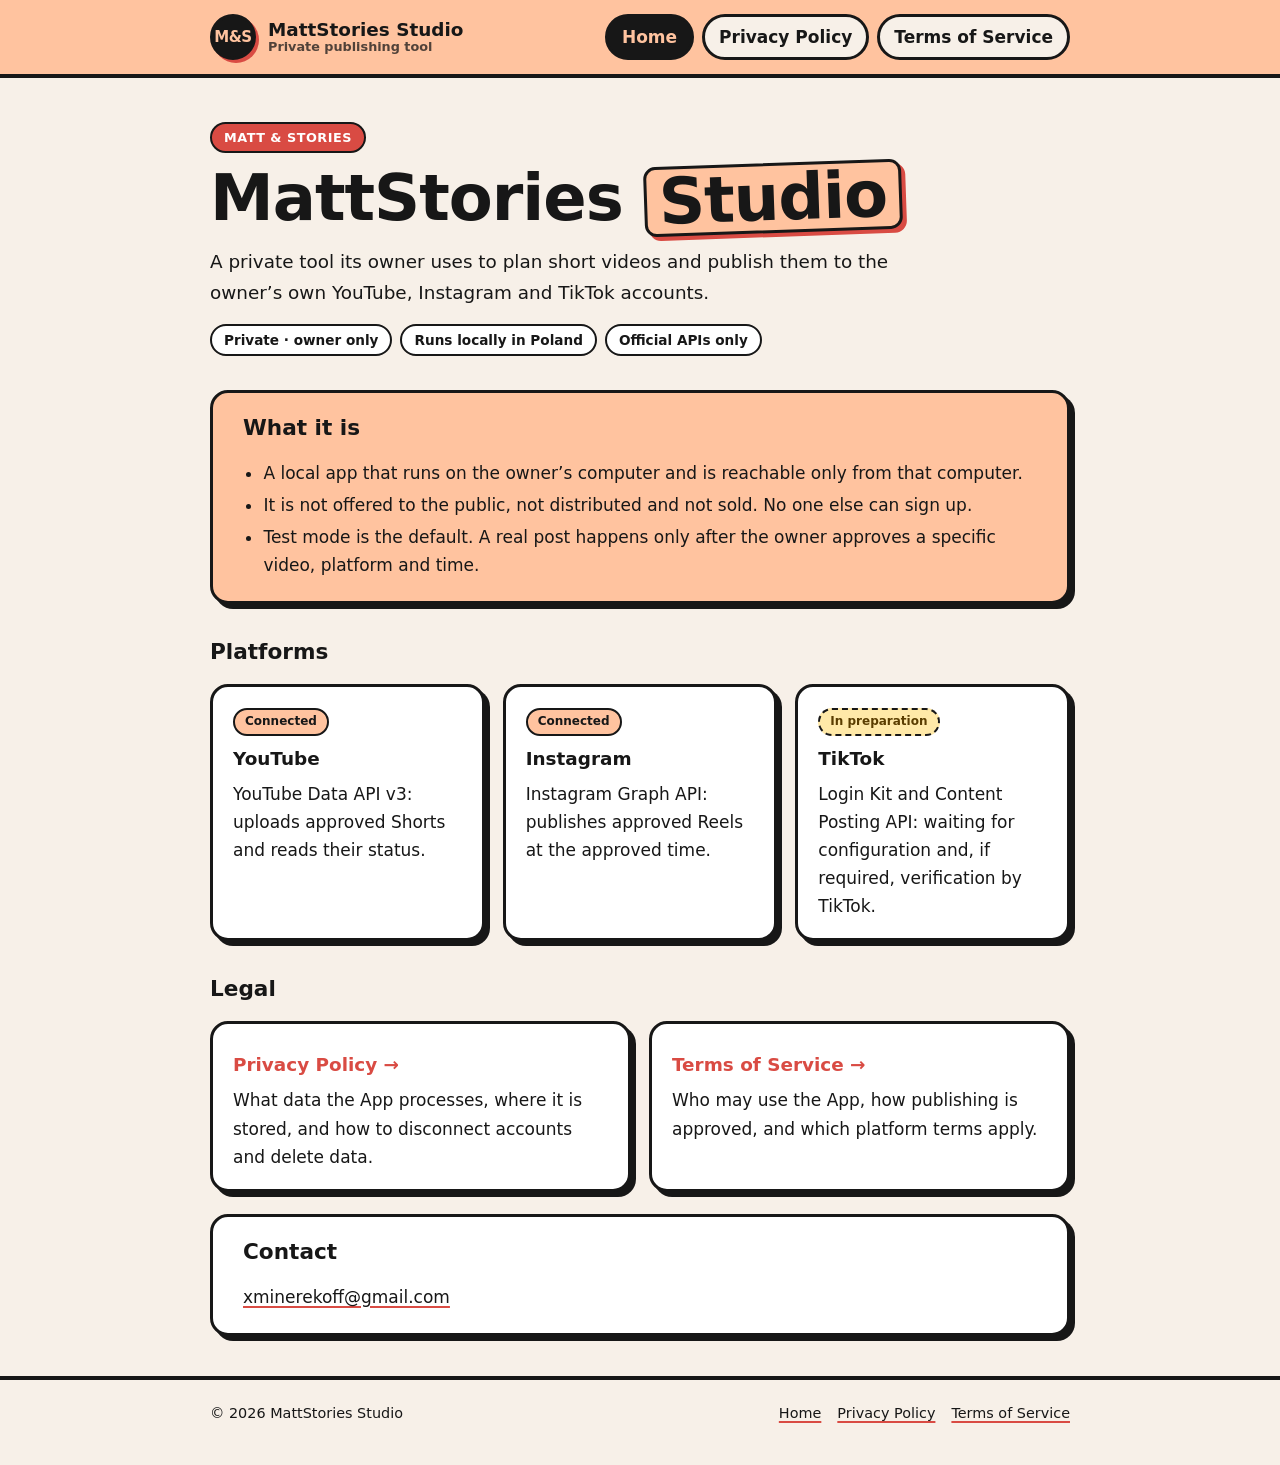
<file: index.html>
<!doctype html>
<html lang="en">
<head>
  <meta charset="utf-8">
  <meta name="viewport" content="width=device-width, initial-scale=1">
  <title>MattStories Studio</title>
  <meta name="description" content="MattStories Studio is a private local tool its owner uses to plan and publish short videos to their own YouTube, Instagram and TikTok accounts.">
  <meta name="robots" content="index, follow">
  <link rel="stylesheet" href="styles.css">
</head>
<body>
<header class="site-header">
  <div class="wrap">
    <a class="brand" href="index.html" aria-label="MattStories Studio – home">
      <span class="brand-mark" aria-hidden="true">M&amp;S</span>
      <span class="brand-name">MattStories Studio<small>Private publishing tool</small></span>
    </a>
    <nav class="site-nav" aria-label="Site">
      <a href="index.html" aria-current="page">Home</a>
      <a href="privacy.html">Privacy Policy</a>
      <a href="terms.html">Terms of Service</a>
    </nav>
  </div>
</header>

<main class="wrap" id="top">
  <section class="home-hero">
    <p class="eyebrow">Matt &amp; Stories</p>
    <h1>MattStories <span class="hl">Studio</span></h1>
    <p class="lead">A private tool its owner uses to plan short videos and publish them to the owner’s own
      YouTube, Instagram and TikTok accounts.</p>
    <ul class="meta">
      <li>Private · owner only</li>
      <li>Runs locally in Poland</li>
      <li>Official APIs only</li>
    </ul>
  </section>

  <section class="panel summary" aria-labelledby="what">
    <h2 id="what">What it is</h2>
    <ul>
      <li>A local app that runs on the owner’s computer and is reachable only from that computer.</li>
      <li>It is not offered to the public, not distributed and not sold. No one else can sign up.</li>
      <li>Test mode is the default. A real post happens only after the owner approves a specific video, platform and
        time.</li>
    </ul>
  </section>

  <section aria-labelledby="platforms">
    <h2 id="platforms" class="section-title">Platforms</h2>
    <div class="card-grid">
      <div class="card">
        <span class="pill">Connected</span>
        <h3>YouTube</h3>
        <p>YouTube Data API v3: uploads approved Shorts and reads their status.</p>
      </div>
      <div class="card">
        <span class="pill">Connected</span>
        <h3>Instagram</h3>
        <p>Instagram Graph API: publishes approved Reels at the approved time.</p>
      </div>
      <div class="card">
        <span class="pill pill-wait">In preparation</span>
        <h3>TikTok</h3>
        <p>Login Kit and Content Posting API: waiting for configuration and, if required, verification by
          TikTok.</p>
      </div>
    </div>
  </section>

  <section aria-labelledby="legal">
    <h2 id="legal" class="section-title">Legal</h2>
    <div class="card-grid card-grid-2">
      <a class="card card-link" href="privacy.html">
        <h3>Privacy Policy →</h3>
        <p>What data the App processes, where it is stored, and how to disconnect accounts and delete data.</p>
      </a>
      <a class="card card-link" href="terms.html">
        <h3>Terms of Service →</h3>
        <p>Who may use the App, how publishing is approved, and which platform terms apply.</p>
      </a>
    </div>
  </section>

  <section class="panel" aria-labelledby="contact">
    <h2 id="contact">Contact</h2>
    <p><a href="mailto:xminerekoff@gmail.com">xminerekoff@gmail.com</a></p>
  </section>
</main>

<footer class="site-footer">
  <div class="wrap">
    <span>© 2026 MattStories Studio</span>
    <nav aria-label="Footer">
      <a href="index.html" aria-current="page">Home</a>
      <a href="privacy.html">Privacy Policy</a>
      <a href="terms.html">Terms of Service</a>
    </nav>
  </div>
</footer>
</body>
</html>
</file>
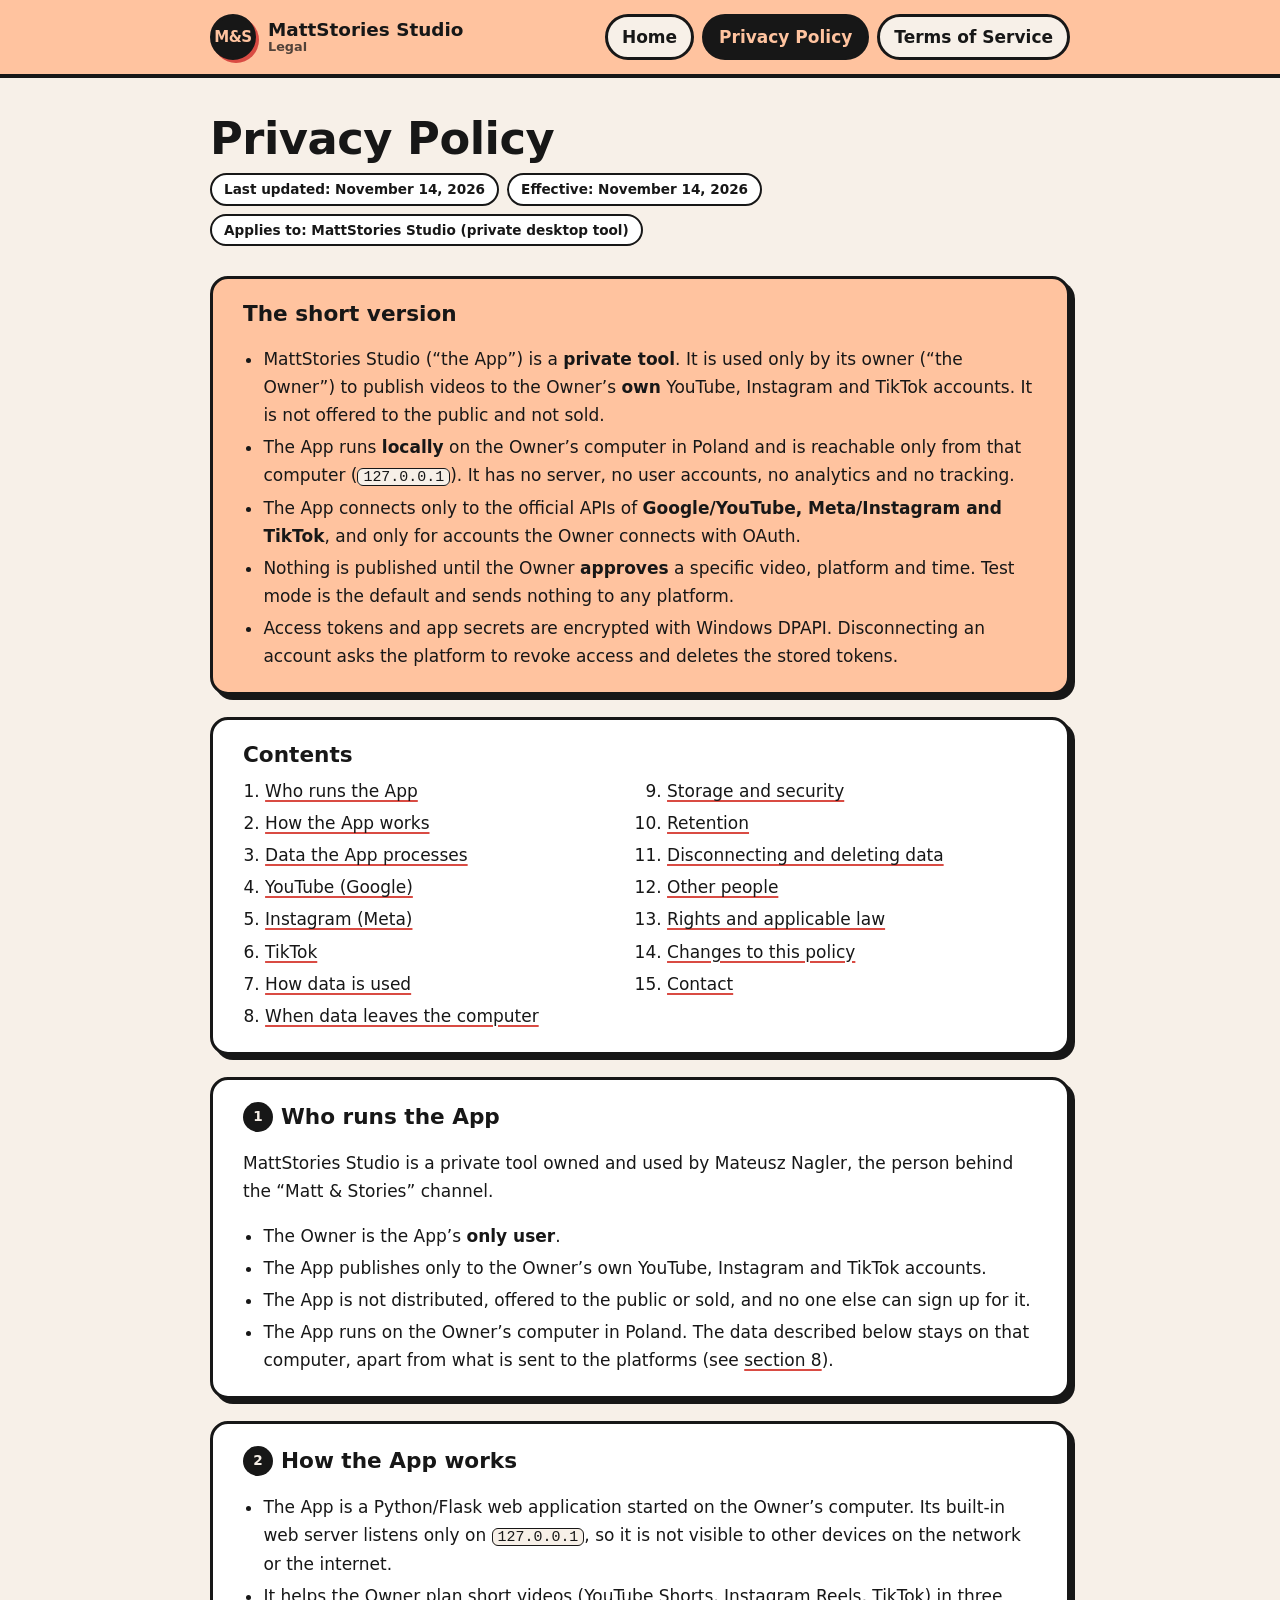
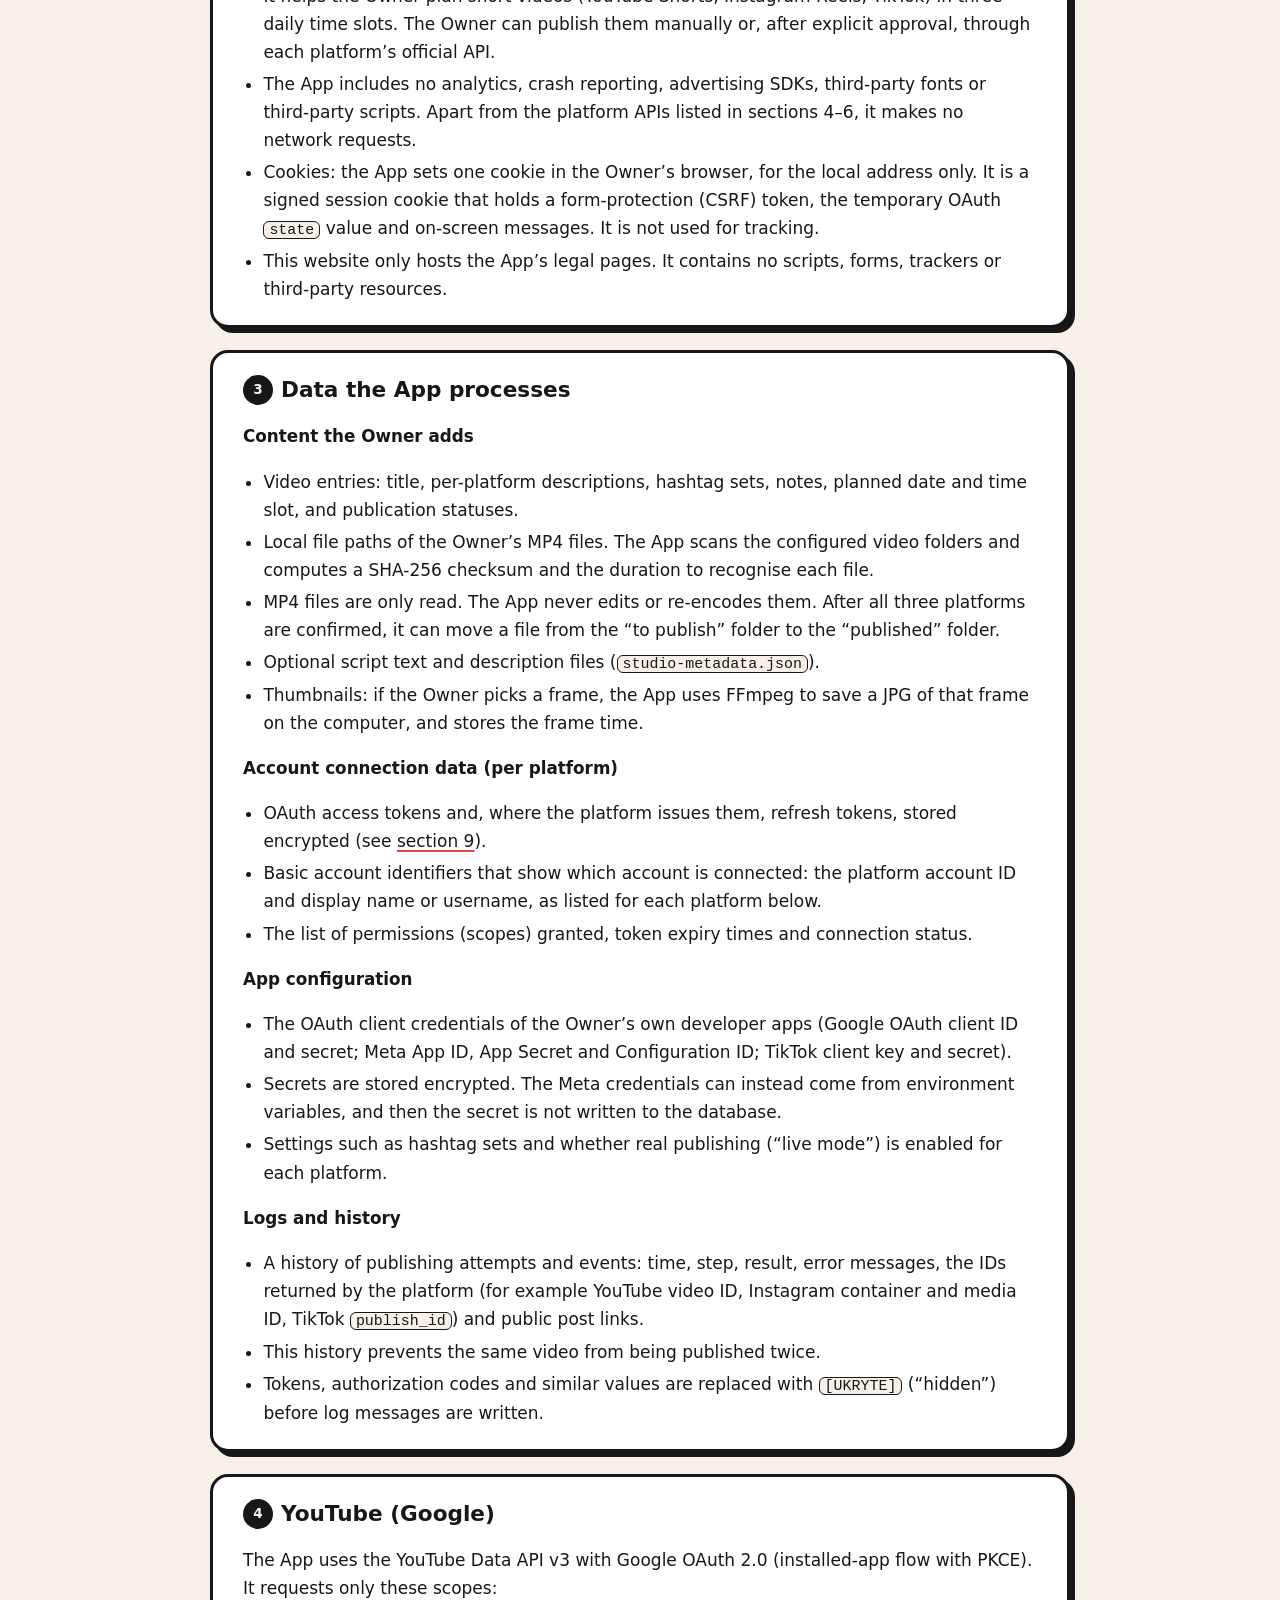
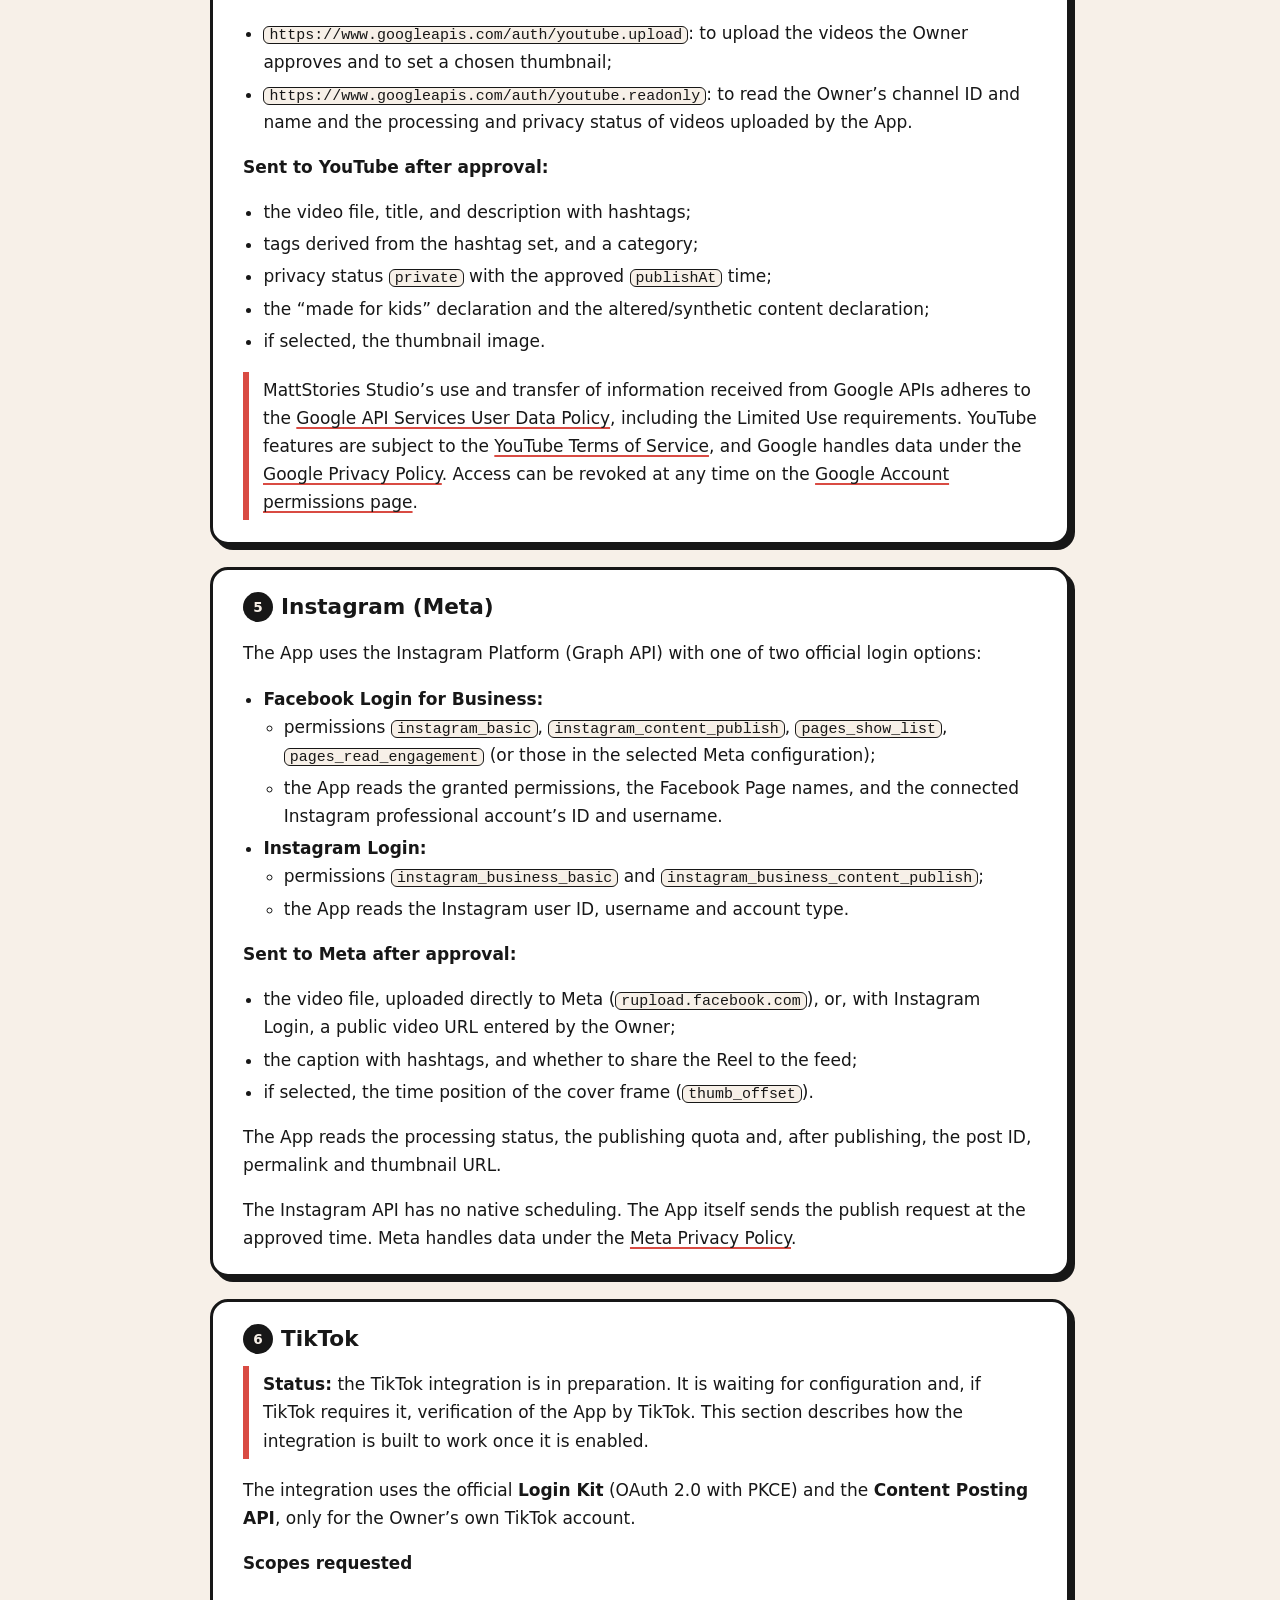
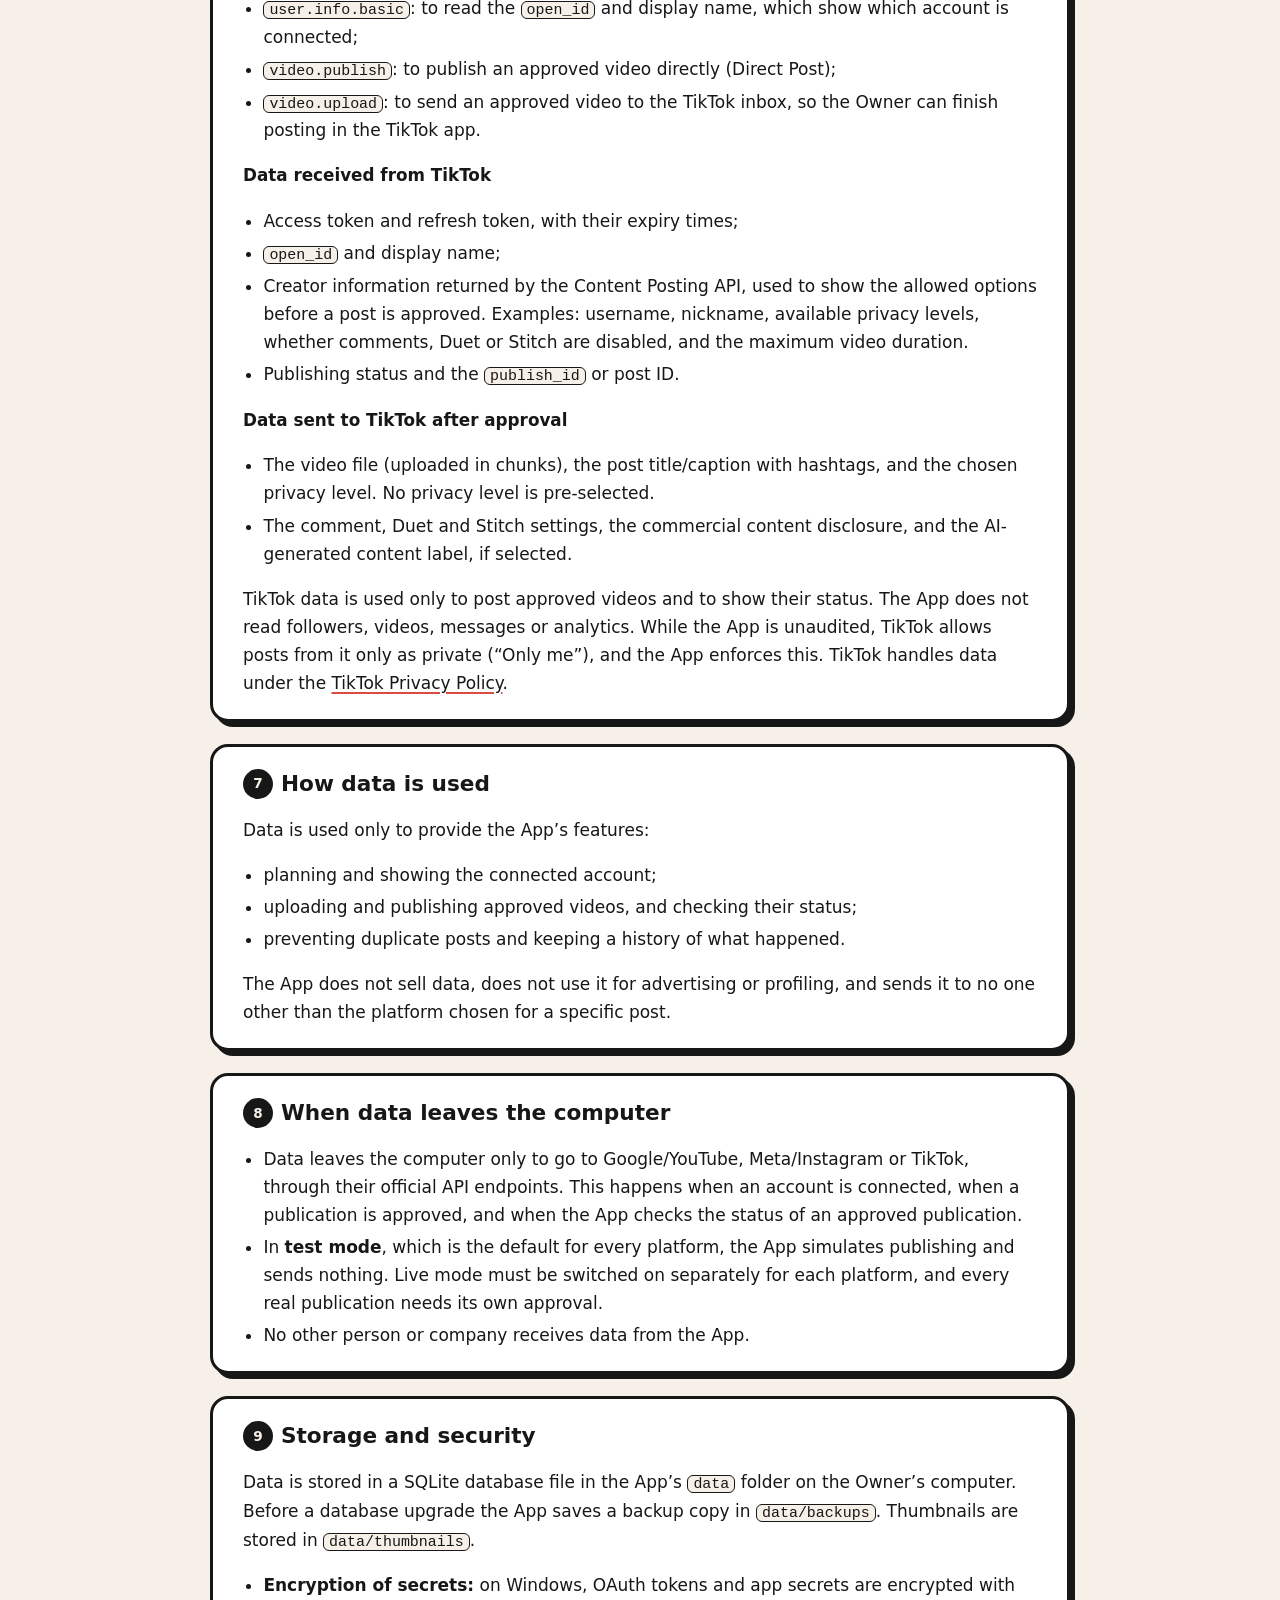
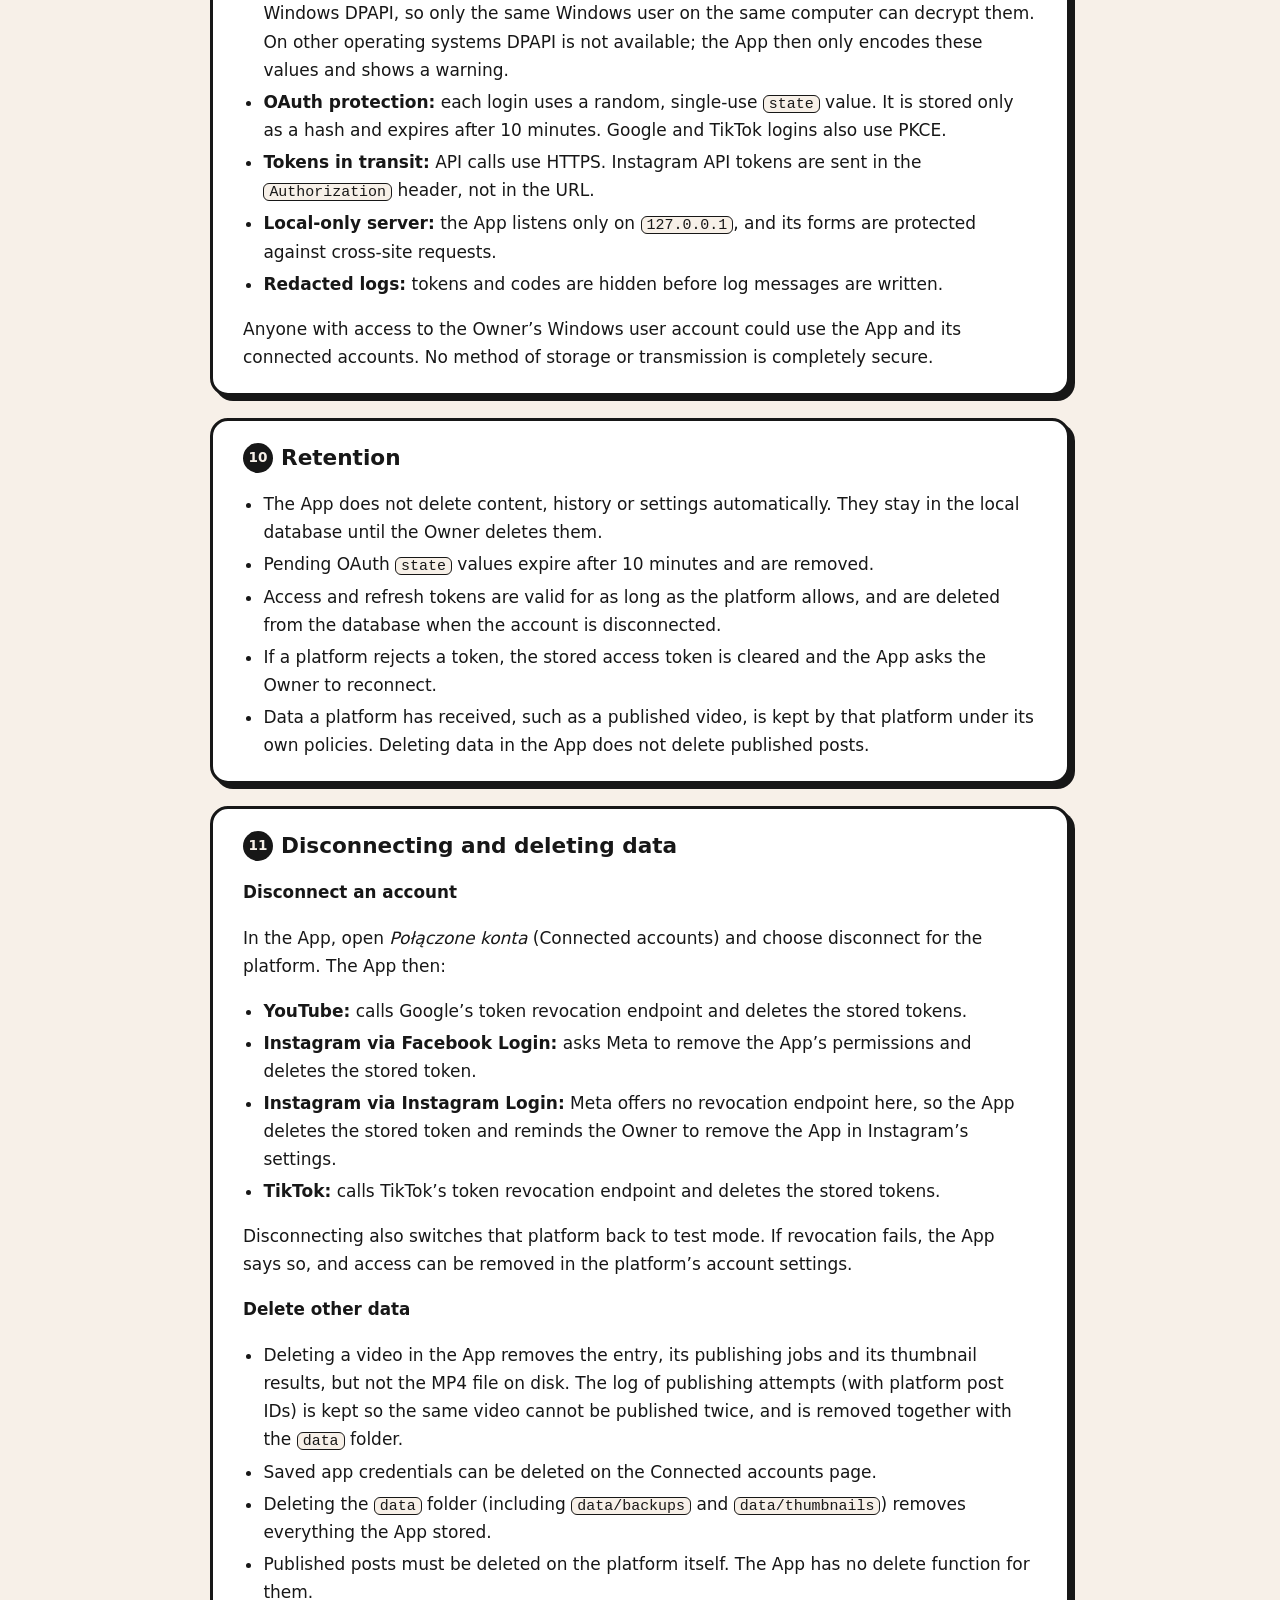
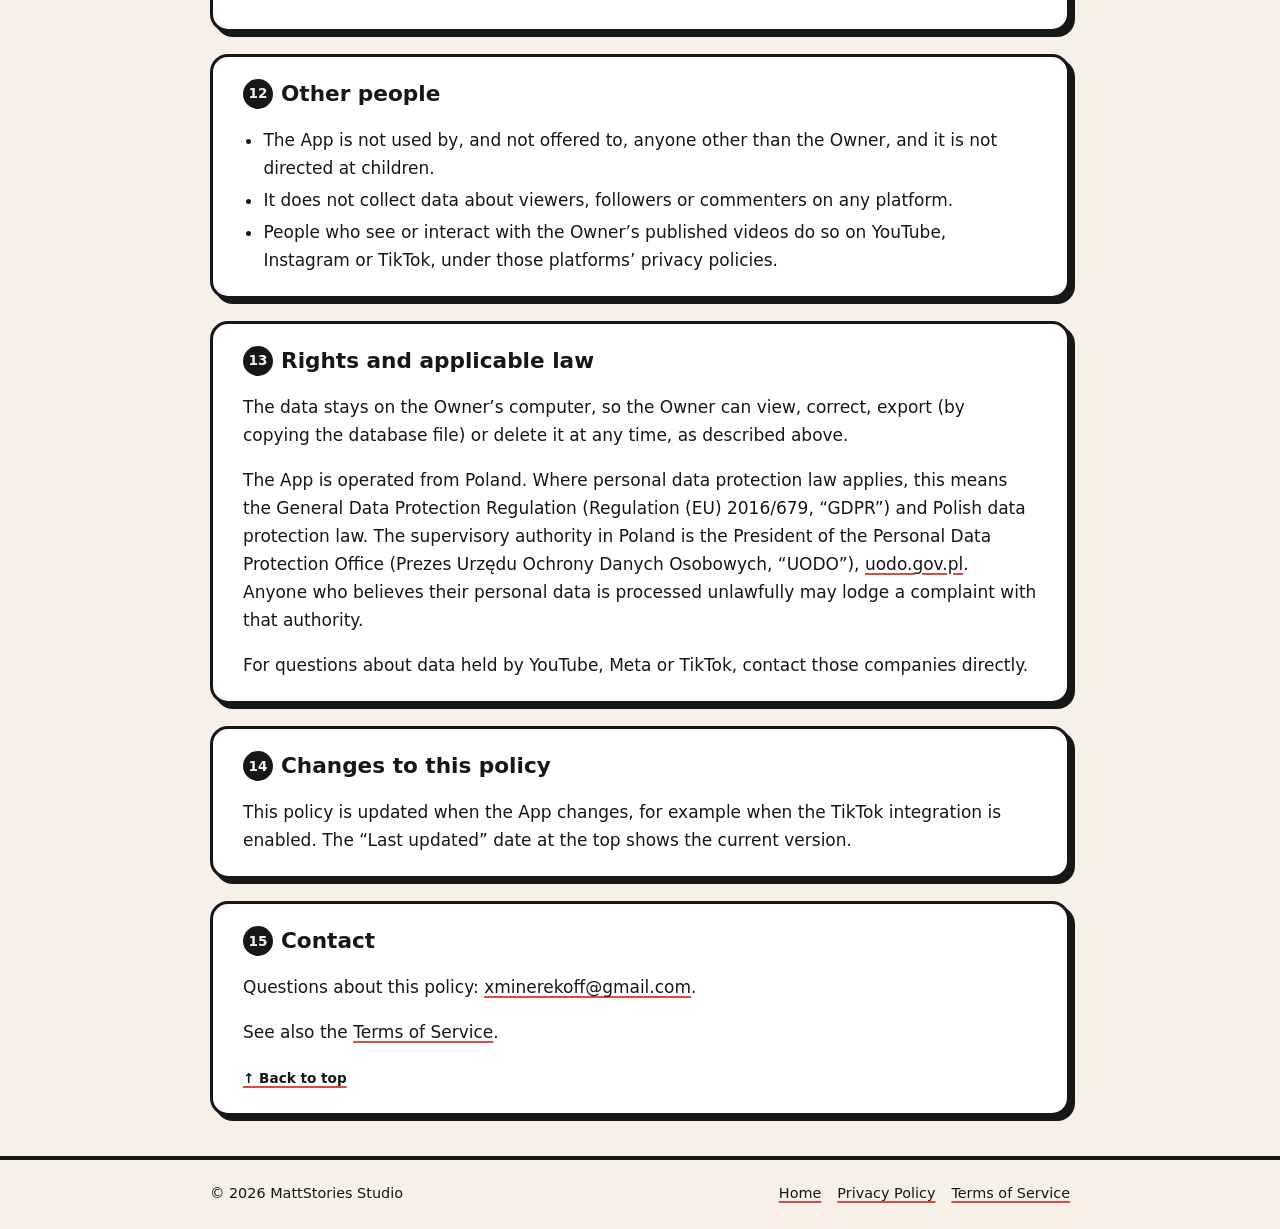
<file: privacy.html>
<!doctype html>
<html lang="en">
<head>
  <meta charset="utf-8">
  <meta name="viewport" content="width=device-width, initial-scale=1">
  <title>Privacy Policy – MattStories Studio</title>
  <meta name="description" content="How MattStories Studio, a private local publishing tool used only by its owner, handles data from YouTube, Instagram and TikTok.">
  <meta name="robots" content="index, follow">
  <link rel="stylesheet" href="styles.css">
</head>
<body>
<header class="site-header">
  <div class="wrap">
    <a class="brand" href="index.html" aria-label="MattStories Studio – home">
      <span class="brand-mark" aria-hidden="true">M&amp;S</span>
      <span class="brand-name">MattStories Studio<small>Legal</small></span>
    </a>
    <nav class="site-nav" aria-label="Site">
      <a href="index.html">Home</a>
      <a href="privacy.html" aria-current="page">Privacy Policy</a>
      <a href="terms.html">Terms of Service</a>
    </nav>
  </div>
</header>

<main class="wrap" id="top">
  <section class="hero">
    <h1>Privacy Policy</h1>
    <ul class="meta">
      <li>Last updated: November 14, 2026</li>
      <li>Effective: November 14, 2026</li>
      <li>Applies to: MattStories Studio (private desktop tool)</li>
    </ul>
  </section>

  <section class="panel summary" aria-labelledby="summary">
    <h2 id="summary">The short version</h2>
    <ul>
      <li>MattStories Studio (“the App”) is a <strong>private tool</strong>. It is used only by its owner
        (“the Owner”) to publish videos to the Owner’s <strong>own</strong> YouTube, Instagram and TikTok accounts.
        It is not offered to the public and not sold.</li>
      <li>The App runs <strong>locally</strong> on the Owner’s computer in Poland and is reachable only from that
        computer (<code>127.0.0.1</code>). It has no server, no user accounts, no analytics and no tracking.</li>
      <li>The App connects only to the official APIs of <strong>Google/YouTube, Meta/Instagram and TikTok</strong>,
        and only for accounts the Owner connects with OAuth.</li>
      <li>Nothing is published until the Owner <strong>approves</strong> a specific video, platform and time. Test
        mode is the default and sends nothing to any platform.</li>
      <li>Access tokens and app secrets are encrypted with Windows DPAPI. Disconnecting an account asks the
        platform to revoke access and deletes the stored tokens.</li>
    </ul>
  </section>

  <nav class="panel toc" aria-labelledby="toc">
    <h2 id="toc">Contents</h2>
    <ol>
      <li><a href="#who">Who runs the App</a></li>
      <li><a href="#how">How the App works</a></li>
      <li><a href="#data">Data the App processes</a></li>
      <li><a href="#youtube">YouTube (Google)</a></li>
      <li><a href="#instagram">Instagram (Meta)</a></li>
      <li><a href="#tiktok">TikTok</a></li>
      <li><a href="#use">How data is used</a></li>
      <li><a href="#sharing">When data leaves the computer</a></li>
      <li><a href="#security">Storage and security</a></li>
      <li><a href="#retention">Retention</a></li>
      <li><a href="#deletion">Disconnecting and deleting data</a></li>
      <li><a href="#others">Other people</a></li>
      <li><a href="#rights">Rights and applicable law</a></li>
      <li><a href="#changes">Changes to this policy</a></li>
      <li><a href="#contact">Contact</a></li>
    </ol>
  </nav>

  <section class="panel" id="who">
    <h2><span class="num">1</span>Who runs the App</h2>
    <p>MattStories Studio is a private tool owned and used by
      Mateusz Nagler, the person behind the
      “Matt &amp; Stories” channel.</p>
    <ul>
      <li>The Owner is the App’s <strong>only user</strong>.</li>
      <li>The App publishes only to the Owner’s own YouTube, Instagram and TikTok accounts.</li>
      <li>The App is not distributed, offered to the public or sold, and no one else can sign up for it.</li>
      <li>The App runs on the Owner’s computer in Poland. The data described below stays on that computer, apart
        from what is sent to the platforms (see <a href="#sharing">section 8</a>).</li>
    </ul>
  </section>

  <section class="panel" id="how">
    <h2><span class="num">2</span>How the App works</h2>
    <ul>
      <li>The App is a Python/Flask web application started on the Owner’s computer. Its built-in web server
        listens only on <code>127.0.0.1</code>, so it is not visible to other devices on the network or the
        internet.</li>
      <li>It helps the Owner plan short videos (YouTube Shorts, Instagram Reels, TikTok) in three daily time slots.
        The Owner can publish them manually or, after explicit approval, through each platform’s official API.</li>
      <li>The App includes no analytics, crash reporting, advertising SDKs, third-party fonts or third-party
        scripts. Apart from the platform APIs listed in sections 4–6, it makes no network requests.</li>
      <li>Cookies: the App sets one cookie in the Owner’s browser, for the local address only. It is a signed
        session cookie that holds a form-protection (CSRF) token, the temporary OAuth <code>state</code> value and
        on-screen messages. It is not used for tracking.</li>
      <li>This website only hosts the App’s legal pages. It contains no scripts, forms, trackers or third-party
        resources.</li>
    </ul>
  </section>

  <section class="panel" id="data">
    <h2><span class="num">3</span>Data the App processes</h2>
    <h3>Content the Owner adds</h3>
    <ul>
      <li>Video entries: title, per-platform descriptions, hashtag sets, notes, planned date and time slot, and
        publication statuses.</li>
      <li>Local file paths of the Owner’s MP4 files. The App scans the configured video folders and computes a
        SHA-256 checksum and the duration to recognise each file.</li>
      <li>MP4 files are only read. The App never edits or re-encodes them. After all three platforms are confirmed,
        it can move a file from the “to publish” folder to the “published” folder.</li>
      <li>Optional script text and description files (<code>studio-metadata.json</code>).</li>
      <li>Thumbnails: if the Owner picks a frame, the App uses FFmpeg to save a JPG of that frame on the computer,
        and stores the frame time.</li>
    </ul>
    <h3>Account connection data (per platform)</h3>
    <ul>
      <li>OAuth access tokens and, where the platform issues them, refresh tokens, stored encrypted
        (see <a href="#security">section 9</a>).</li>
      <li>Basic account identifiers that show which account is connected: the platform account ID and display
        name or username, as listed for each platform below.</li>
      <li>The list of permissions (scopes) granted, token expiry times and connection status.</li>
    </ul>
    <h3>App configuration</h3>
    <ul>
      <li>The OAuth client credentials of the Owner’s own developer apps (Google OAuth client ID and secret; Meta
        App ID, App Secret and Configuration ID; TikTok client key and secret).</li>
      <li>Secrets are stored encrypted. The Meta credentials can instead come from environment variables, and then
        the secret is not written to the database.</li>
      <li>Settings such as hashtag sets and whether real publishing (“live mode”) is enabled for each platform.</li>
    </ul>
    <h3>Logs and history</h3>
    <ul>
      <li>A history of publishing attempts and events: time, step, result, error messages, the IDs returned by the
        platform (for example YouTube video ID, Instagram container and media ID, TikTok <code>publish_id</code>)
        and public post links.</li>
      <li>This history prevents the same video from being published twice.</li>
      <li>Tokens, authorization codes and similar values are replaced with <code>[UKRYTE]</code> (“hidden”) before
        log messages are written.</li>
    </ul>
  </section>

  <section class="panel" id="youtube">
    <h2><span class="num">4</span>YouTube (Google)</h2>
    <p>The App uses the YouTube Data API v3 with Google OAuth 2.0 (installed-app flow with PKCE). It requests only
      these scopes:</p>
    <ul>
      <li><code>https://www.googleapis.com/auth/youtube.upload</code>: to upload the videos the Owner approves and to
        set a chosen thumbnail;</li>
      <li><code>https://www.googleapis.com/auth/youtube.readonly</code>: to read the Owner’s channel ID and name and
        the processing and privacy status of videos uploaded by the App.</li>
    </ul>
    <p><strong>Sent to YouTube after approval:</strong></p>
    <ul>
      <li>the video file, title, and description with hashtags;</li>
      <li>tags derived from the hashtag set, and a category;</li>
      <li>privacy status <code>private</code> with the approved <code>publishAt</code> time;</li>
      <li>the “made for kids” declaration and the altered/synthetic content declaration;</li>
      <li>if selected, the thumbnail image.</li>
    </ul>
    <p class="callout">MattStories Studio’s use and transfer of information received from Google APIs adheres to the
      <a href="https://developers.google.com/terms/api-services-user-data-policy" rel="noopener">Google API Services
      User Data Policy</a>, including the Limited Use requirements. YouTube features are subject to the
      <a href="https://www.youtube.com/t/terms" rel="noopener">YouTube Terms of Service</a>, and Google handles data
      under the <a href="https://policies.google.com/privacy" rel="noopener">Google Privacy Policy</a>. Access can be
      revoked at any time on the <a href="https://myaccount.google.com/permissions" rel="noopener">Google Account
      permissions page</a>.</p>
  </section>

  <section class="panel" id="instagram">
    <h2><span class="num">5</span>Instagram (Meta)</h2>
    <p>The App uses the Instagram Platform (Graph API) with one of two official login options:</p>
    <ul>
      <li><strong>Facebook Login for Business:</strong>
        <ul>
          <li>permissions <code>instagram_basic</code>, <code>instagram_content_publish</code>,
            <code>pages_show_list</code>, <code>pages_read_engagement</code> (or those in the selected Meta
            configuration);</li>
          <li>the App reads the granted permissions, the Facebook Page names, and the connected Instagram
            professional account’s ID and username.</li>
        </ul>
      </li>
      <li><strong>Instagram Login:</strong>
        <ul>
          <li>permissions <code>instagram_business_basic</code> and
            <code>instagram_business_content_publish</code>;</li>
          <li>the App reads the Instagram user ID, username and account type.</li>
        </ul>
      </li>
    </ul>
    <p><strong>Sent to Meta after approval:</strong></p>
    <ul>
      <li>the video file, uploaded directly to Meta (<code>rupload.facebook.com</code>), or, with Instagram Login, a
        public video URL entered by the Owner;</li>
      <li>the caption with hashtags, and whether to share the Reel to the feed;</li>
      <li>if selected, the time position of the cover frame (<code>thumb_offset</code>).</li>
    </ul>
    <p>The App reads the processing status, the publishing quota and, after publishing, the post ID, permalink and
      thumbnail URL.</p>
    <p>The Instagram API has no native scheduling. The App itself sends the publish request at the approved time.
      Meta handles data under the <a href="https://www.facebook.com/privacy/policy/" rel="noopener">Meta Privacy
      Policy</a>.</p>
  </section>

  <section class="panel" id="tiktok">
    <h2><span class="num">6</span>TikTok</h2>
    <p class="callout"><strong>Status:</strong> the TikTok integration is in preparation. It is waiting for
      configuration and, if TikTok requires it, verification of the App by TikTok. This section describes how the
      integration is built to work once it is enabled.</p>
    <p>The integration uses the official <strong>Login Kit</strong> (OAuth 2.0 with PKCE) and the
      <strong>Content Posting API</strong>, only for the Owner’s own TikTok account.</p>
    <h3>Scopes requested</h3>
    <ul>
      <li><code>user.info.basic</code>: to read the <code>open_id</code> and display name, which show which account
        is connected;</li>
      <li><code>video.publish</code>: to publish an approved video directly (Direct Post);</li>
      <li><code>video.upload</code>: to send an approved video to the TikTok inbox, so the Owner can finish posting
        in the TikTok app.</li>
    </ul>
    <h3>Data received from TikTok</h3>
    <ul>
      <li>Access token and refresh token, with their expiry times;</li>
      <li><code>open_id</code> and display name;</li>
      <li>Creator information returned by the Content Posting API, used to show the allowed options before a post
        is approved. Examples: username, nickname, available privacy levels, whether comments, Duet or Stitch are
        disabled, and the maximum video duration.</li>
      <li>Publishing status and the <code>publish_id</code> or post ID.</li>
    </ul>
    <h3>Data sent to TikTok after approval</h3>
    <ul>
      <li>The video file (uploaded in chunks), the post title/caption with hashtags, and the chosen privacy level.
        No privacy level is pre-selected.</li>
      <li>The comment, Duet and Stitch settings, the commercial content disclosure, and the AI-generated content
        label, if selected.</li>
    </ul>
    <p>TikTok data is used only to post approved videos and to show their status. The App does not read followers,
      videos, messages or analytics. While the App is unaudited, TikTok allows posts from it only as private
      (“Only me”), and the App enforces this. TikTok handles data under the
      <a href="https://www.tiktok.com/legal/page/global/privacy-policy/en" rel="noopener">TikTok Privacy
      Policy</a>.</p>
  </section>

  <section class="panel" id="use">
    <h2><span class="num">7</span>How data is used</h2>
    <p>Data is used only to provide the App’s features:</p>
    <ul>
      <li>planning and showing the connected account;</li>
      <li>uploading and publishing approved videos, and checking their status;</li>
      <li>preventing duplicate posts and keeping a history of what happened.</li>
    </ul>
    <p>The App does not sell data, does not use it for advertising or profiling, and sends it to no one other than
      the platform chosen for a specific post.</p>
  </section>

  <section class="panel" id="sharing">
    <h2><span class="num">8</span>When data leaves the computer</h2>
    <ul>
      <li>Data leaves the computer only to go to Google/YouTube, Meta/Instagram or TikTok, through their official
        API endpoints. This happens when an account is connected, when a publication is approved, and when the App
        checks the status of an approved publication.</li>
      <li>In <strong>test mode</strong>, which is the default for every platform, the App simulates publishing and
        sends nothing. Live mode must be switched on separately for each platform, and every real publication needs
        its own approval.</li>
      <li>No other person or company receives data from the App.</li>
    </ul>
  </section>

  <section class="panel" id="security">
    <h2><span class="num">9</span>Storage and security</h2>
    <p>Data is stored in a SQLite database file in the App’s <code>data</code> folder on the Owner’s computer.
      Before a database upgrade the App saves a backup copy in <code>data/backups</code>. Thumbnails are stored in
      <code>data/thumbnails</code>.</p>
    <ul>
      <li><strong>Encryption of secrets:</strong> on Windows, OAuth tokens and app secrets are encrypted with Windows
        DPAPI, so only the same Windows user on the same computer can decrypt them. On other operating systems DPAPI
        is not available; the App then only encodes these values and shows a warning.</li>
      <li><strong>OAuth protection:</strong> each login uses a random, single-use <code>state</code> value. It is
        stored only as a hash and expires after 10 minutes. Google and TikTok logins also use PKCE.</li>
      <li><strong>Tokens in transit:</strong> API calls use HTTPS. Instagram API tokens are sent in the
        <code>Authorization</code> header, not in the URL.</li>
      <li><strong>Local-only server:</strong> the App listens only on <code>127.0.0.1</code>, and its forms are
        protected against cross-site requests.</li>
      <li><strong>Redacted logs:</strong> tokens and codes are hidden before log messages are written.</li>
    </ul>
    <p>Anyone with access to the Owner’s Windows user account could use the App and its connected accounts. No
      method of storage or transmission is completely secure.</p>
  </section>

  <section class="panel" id="retention">
    <h2><span class="num">10</span>Retention</h2>
    <ul>
      <li>The App does not delete content, history or settings automatically. They stay in the local database until
        the Owner deletes them.</li>
      <li>Pending OAuth <code>state</code> values expire after 10 minutes and are removed.</li>
      <li>Access and refresh tokens are valid for as long as the platform allows, and are deleted from the database
        when the account is disconnected.</li>
      <li>If a platform rejects a token, the stored access token is cleared and the App asks the Owner to
        reconnect.</li>
      <li>Data a platform has received, such as a published video, is kept by that platform under its own policies.
        Deleting data in the App does not delete published posts.</li>
    </ul>
  </section>

  <section class="panel" id="deletion">
    <h2><span class="num">11</span>Disconnecting and deleting data</h2>
    <h3>Disconnect an account</h3>
    <p>In the App, open <em>Połączone konta</em> (Connected accounts) and choose disconnect for the platform. The App
      then:</p>
    <ul>
      <li><strong>YouTube:</strong> calls Google’s token revocation endpoint and deletes the stored tokens.</li>
      <li><strong>Instagram via Facebook Login:</strong> asks Meta to remove the App’s permissions and deletes the
        stored token.</li>
      <li><strong>Instagram via Instagram Login:</strong> Meta offers no revocation endpoint here, so the App deletes
        the stored token and reminds the Owner to remove the App in Instagram’s settings.</li>
      <li><strong>TikTok:</strong> calls TikTok’s token revocation endpoint and deletes the stored tokens.</li>
    </ul>
    <p>Disconnecting also switches that platform back to test mode. If revocation fails, the App says so, and access
      can be removed in the platform’s account settings.</p>
    <h3>Delete other data</h3>
    <ul>
      <li>Deleting a video in the App removes the entry, its publishing jobs and its thumbnail results, but not the
        MP4 file on disk. The log of publishing attempts (with platform post IDs) is kept so the same video cannot
        be published twice, and is removed together with the <code>data</code> folder.</li>
      <li>Saved app credentials can be deleted on the Connected accounts page.</li>
      <li>Deleting the <code>data</code> folder (including <code>data/backups</code> and
        <code>data/thumbnails</code>) removes everything the App stored.</li>
      <li>Published posts must be deleted on the platform itself. The App has no delete function for them.</li>
    </ul>
  </section>

  <section class="panel" id="others">
    <h2><span class="num">12</span>Other people</h2>
    <ul>
      <li>The App is not used by, and not offered to, anyone other than the Owner, and it is not directed at
        children.</li>
      <li>It does not collect data about viewers, followers or commenters on any platform.</li>
      <li>People who see or interact with the Owner’s published videos do so on YouTube, Instagram or TikTok, under
        those platforms’ privacy policies.</li>
    </ul>
  </section>

  <section class="panel" id="rights">
    <h2><span class="num">13</span>Rights and applicable law</h2>
    <p>The data stays on the Owner’s computer, so the Owner can view, correct, export (by copying the database file)
      or delete it at any time, as described above.</p>
    <p>The App is operated from Poland. Where personal data protection law applies, this means the General Data
      Protection Regulation (Regulation (EU) 2016/679, “GDPR”) and Polish data protection law. The supervisory
      authority in Poland is the President of the Personal Data Protection Office (Prezes Urzędu Ochrony Danych
      Osobowych, “UODO”), <a href="https://uodo.gov.pl/en" rel="noopener">uodo.gov.pl</a>. Anyone who believes their
      personal data is processed unlawfully may lodge a complaint with that authority.</p>
    <p>For questions about data held by YouTube, Meta or TikTok, contact those companies directly.</p>
  </section>

  <section class="panel" id="changes">
    <h2><span class="num">14</span>Changes to this policy</h2>
    <p>This policy is updated when the App changes, for example when the TikTok integration is enabled. The “Last
      updated” date at the top shows the current version.</p>
  </section>

  <section class="panel" id="contact">
    <h2><span class="num">15</span>Contact</h2>
    <p>Questions about this policy: <a href="mailto:xminerekoff@gmail.com">xminerekoff@gmail.com</a>.</p>
    <p>See also the <a href="terms.html">Terms of Service</a>.</p>
    <p><a class="back-top" href="#top">↑ Back to top</a></p>
  </section>
</main>

<footer class="site-footer">
  <div class="wrap">
    <span>© 2026 MattStories Studio</span>
    <nav aria-label="Footer">
      <a href="index.html">Home</a>
      <a href="privacy.html" aria-current="page">Privacy Policy</a>
      <a href="terms.html">Terms of Service</a>
    </nav>
  </div>
</footer>
</body>
</html>
</file>
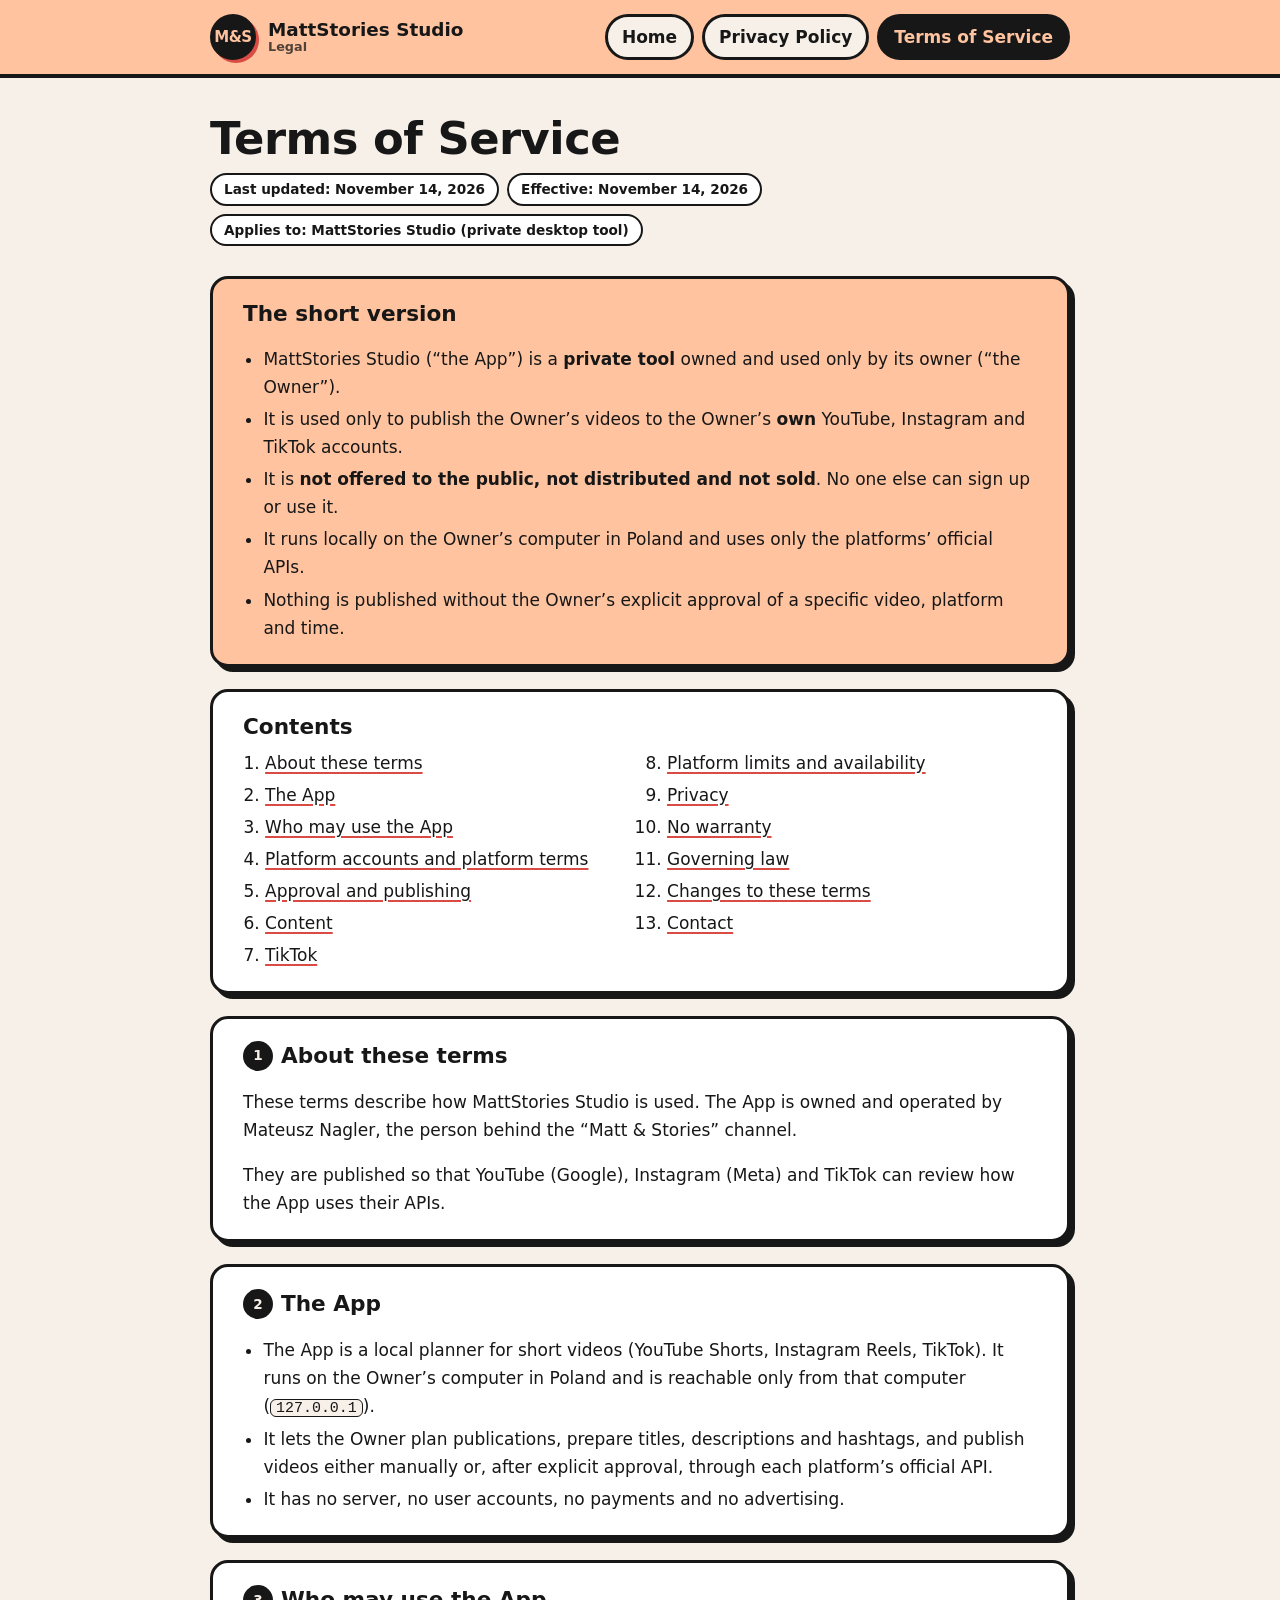
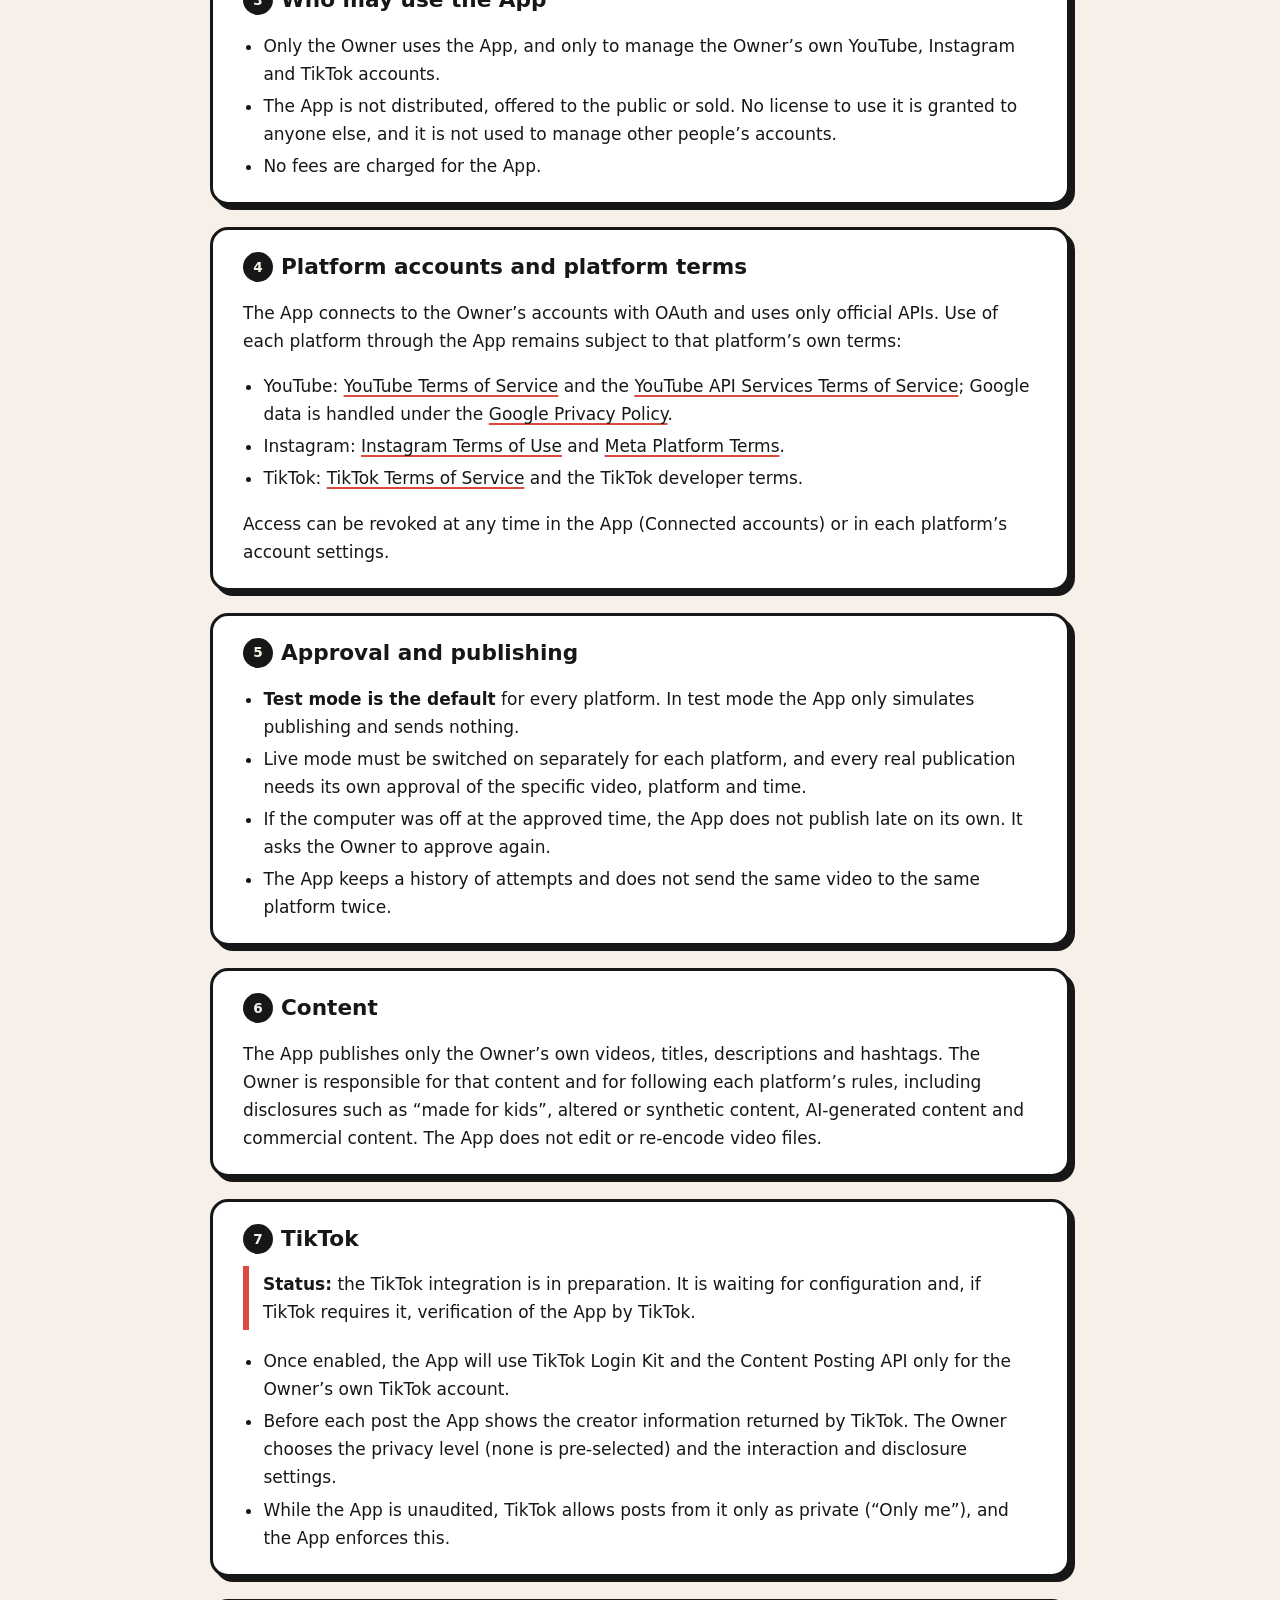
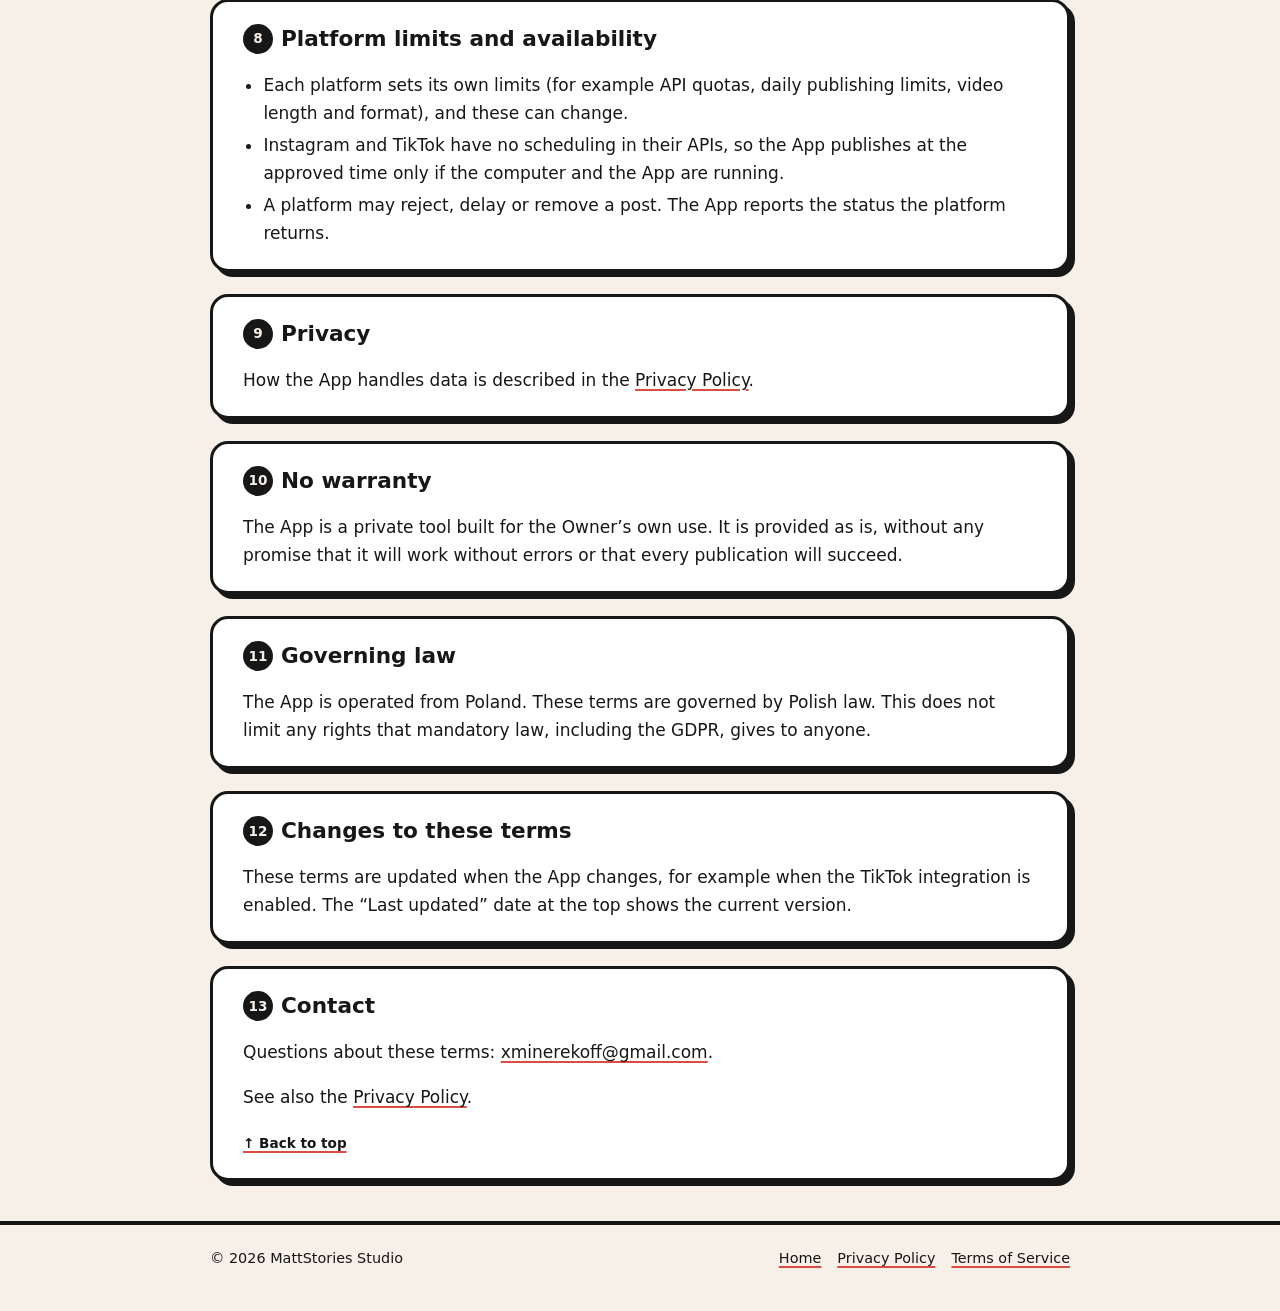
<file: terms.html>
<!doctype html>
<html lang="en">
<head>
  <meta charset="utf-8">
  <meta name="viewport" content="width=device-width, initial-scale=1">
  <title>Terms of Service – MattStories Studio</title>
  <meta name="description" content="Terms of Service for MattStories Studio, a private local tool used only by its owner to publish to the owner's own YouTube, Instagram and TikTok accounts.">
  <meta name="robots" content="index, follow">
  <link rel="stylesheet" href="styles.css">
</head>
<body>
<header class="site-header">
  <div class="wrap">
    <a class="brand" href="index.html" aria-label="MattStories Studio – home">
      <span class="brand-mark" aria-hidden="true">M&amp;S</span>
      <span class="brand-name">MattStories Studio<small>Legal</small></span>
    </a>
    <nav class="site-nav" aria-label="Site">
      <a href="index.html">Home</a>
      <a href="privacy.html">Privacy Policy</a>
      <a href="terms.html" aria-current="page">Terms of Service</a>
    </nav>
  </div>
</header>

<main class="wrap" id="top">
  <section class="hero">
    <h1>Terms of Service</h1>
    <ul class="meta">
      <li>Last updated: November 14, 2026</li>
      <li>Effective: November 14, 2026</li>
      <li>Applies to: MattStories Studio (private desktop tool)</li>
    </ul>
  </section>

  <section class="panel summary" aria-labelledby="summary">
    <h2 id="summary">The short version</h2>
    <ul>
      <li>MattStories Studio (“the App”) is a <strong>private tool</strong> owned and used only by its owner
        (“the Owner”).</li>
      <li>It is used only to publish the Owner’s videos to the Owner’s <strong>own</strong> YouTube, Instagram and
        TikTok accounts.</li>
      <li>It is <strong>not offered to the public, not distributed and not sold</strong>. No one else can sign up or
        use it.</li>
      <li>It runs locally on the Owner’s computer in Poland and uses only the platforms’ official APIs.</li>
      <li>Nothing is published without the Owner’s explicit approval of a specific video, platform and time.</li>
    </ul>
  </section>

  <nav class="panel toc" aria-labelledby="toc">
    <h2 id="toc">Contents</h2>
    <ol>
      <li><a href="#about">About these terms</a></li>
      <li><a href="#app">The App</a></li>
      <li><a href="#use">Who may use the App</a></li>
      <li><a href="#platforms">Platform accounts and platform terms</a></li>
      <li><a href="#approval">Approval and publishing</a></li>
      <li><a href="#content">Content</a></li>
      <li><a href="#tiktok">TikTok</a></li>
      <li><a href="#limits">Platform limits and availability</a></li>
      <li><a href="#privacy">Privacy</a></li>
      <li><a href="#disclaimer">No warranty</a></li>
      <li><a href="#law">Governing law</a></li>
      <li><a href="#changes">Changes to these terms</a></li>
      <li><a href="#contact">Contact</a></li>
    </ol>
  </nav>

  <section class="panel" id="about">
    <h2><span class="num">1</span>About these terms</h2>
    <p>These terms describe how MattStories Studio is used. The App is owned and operated by
      Mateusz Nagler, the person behind the
      “Matt &amp; Stories” channel.</p>
    <p>They are published so that YouTube (Google), Instagram (Meta) and TikTok can review how the App uses their
      APIs.</p>
  </section>

  <section class="panel" id="app">
    <h2><span class="num">2</span>The App</h2>
    <ul>
      <li>The App is a local planner for short videos (YouTube Shorts, Instagram Reels, TikTok). It runs on the
        Owner’s computer in Poland and is reachable only from that computer (<code>127.0.0.1</code>).</li>
      <li>It lets the Owner plan publications, prepare titles, descriptions and hashtags, and publish videos either
        manually or, after explicit approval, through each platform’s official API.</li>
      <li>It has no server, no user accounts, no payments and no advertising.</li>
    </ul>
  </section>

  <section class="panel" id="use">
    <h2><span class="num">3</span>Who may use the App</h2>
    <ul>
      <li>Only the Owner uses the App, and only to manage the Owner’s own YouTube, Instagram and TikTok
        accounts.</li>
      <li>The App is not distributed, offered to the public or sold. No license to use it is granted to anyone
        else, and it is not used to manage other people’s accounts.</li>
      <li>No fees are charged for the App.</li>
    </ul>
  </section>

  <section class="panel" id="platforms">
    <h2><span class="num">4</span>Platform accounts and platform terms</h2>
    <p>The App connects to the Owner’s accounts with OAuth and uses only official APIs. Use of each platform through
      the App remains subject to that platform’s own terms:</p>
    <ul>
      <li>YouTube: <a href="https://www.youtube.com/t/terms" rel="noopener">YouTube Terms of Service</a> and the
        <a href="https://developers.google.com/youtube/terms/api-services-terms-of-service" rel="noopener">YouTube
        API Services Terms of Service</a>; Google data is handled under the
        <a href="https://policies.google.com/privacy" rel="noopener">Google Privacy Policy</a>.</li>
      <li>Instagram: <a href="https://help.instagram.com/581066165581870" rel="noopener">Instagram Terms of Use</a>
        and <a href="https://developers.facebook.com/terms/" rel="noopener">Meta Platform Terms</a>.</li>
      <li>TikTok: <a href="https://www.tiktok.com/legal/page/global/terms-of-service/en" rel="noopener">TikTok Terms
        of Service</a> and the TikTok developer terms.</li>
    </ul>
    <p>Access can be revoked at any time in the App (Connected accounts) or in each platform’s account
      settings.</p>
  </section>

  <section class="panel" id="approval">
    <h2><span class="num">5</span>Approval and publishing</h2>
    <ul>
      <li><strong>Test mode is the default</strong> for every platform. In test mode the App only simulates
        publishing and sends nothing.</li>
      <li>Live mode must be switched on separately for each platform, and every real publication needs its own
        approval of the specific video, platform and time.</li>
      <li>If the computer was off at the approved time, the App does not publish late on its own. It asks the Owner
        to approve again.</li>
      <li>The App keeps a history of attempts and does not send the same video to the same platform twice.</li>
    </ul>
  </section>

  <section class="panel" id="content">
    <h2><span class="num">6</span>Content</h2>
    <p>The App publishes only the Owner’s own videos, titles, descriptions and hashtags. The Owner is responsible
      for that content and for following each platform’s rules, including disclosures such as “made for kids”,
      altered or synthetic content, AI-generated content and commercial content. The App does not edit or re-encode
      video files.</p>
  </section>

  <section class="panel" id="tiktok">
    <h2><span class="num">7</span>TikTok</h2>
    <p class="callout"><strong>Status:</strong> the TikTok integration is in preparation. It is waiting for
      configuration and, if TikTok requires it, verification of the App by TikTok.</p>
    <ul>
      <li>Once enabled, the App will use TikTok Login Kit and the Content Posting API only for the Owner’s own TikTok
        account.</li>
      <li>Before each post the App shows the creator information returned by TikTok. The Owner chooses the privacy
        level (none is pre-selected) and the interaction and disclosure settings.</li>
      <li>While the App is unaudited, TikTok allows posts from it only as private (“Only me”), and the App enforces
        this.</li>
    </ul>
  </section>

  <section class="panel" id="limits">
    <h2><span class="num">8</span>Platform limits and availability</h2>
    <ul>
      <li>Each platform sets its own limits (for example API quotas, daily publishing limits, video length and
        format), and these can change.</li>
      <li>Instagram and TikTok have no scheduling in their APIs, so the App publishes at the approved time only if
        the computer and the App are running.</li>
      <li>A platform may reject, delay or remove a post. The App reports the status the platform returns.</li>
    </ul>
  </section>

  <section class="panel" id="privacy">
    <h2><span class="num">9</span>Privacy</h2>
    <p>How the App handles data is described in the <a href="privacy.html">Privacy Policy</a>.</p>
  </section>

  <section class="panel" id="disclaimer">
    <h2><span class="num">10</span>No warranty</h2>
    <p>The App is a private tool built for the Owner’s own use. It is provided as is, without any promise that it
      will work without errors or that every publication will succeed.</p>
  </section>

  <section class="panel" id="law">
    <h2><span class="num">11</span>Governing law</h2>
    <p>The App is operated from Poland. These terms are governed by Polish law. This does not limit any rights
      that mandatory law, including the GDPR, gives to anyone.</p>
  </section>

  <section class="panel" id="changes">
    <h2><span class="num">12</span>Changes to these terms</h2>
    <p>These terms are updated when the App changes, for example when the TikTok integration is enabled. The “Last
      updated” date at the top shows the current version.</p>
  </section>

  <section class="panel" id="contact">
    <h2><span class="num">13</span>Contact</h2>
    <p>Questions about these terms: <a href="mailto:xminerekoff@gmail.com">xminerekoff@gmail.com</a>.</p>
    <p>See also the <a href="privacy.html">Privacy Policy</a>.</p>
    <p><a class="back-top" href="#top">↑ Back to top</a></p>
  </section>
</main>

<footer class="site-footer">
  <div class="wrap">
    <span>© 2026 MattStories Studio</span>
    <nav aria-label="Footer">
      <a href="index.html">Home</a>
      <a href="privacy.html">Privacy Policy</a>
      <a href="terms.html" aria-current="page">Terms of Service</a>
    </nav>
  </div>
</footer>
</body>
</html>
</file>
<file: styles.css>
/* MattStories Studio – legal pages. No external fonts, scripts or trackers. */
:root {
  --peach: #FFC39F;
  --ink: #171717;
  --cream: #F7F0E8;
  --red: #D94B43;
  --paper: #FFFFFF;
  --muted: #5b5048;
  --line: #171717;
  --todo-bg: #FFE9A8;
  --todo-ink: #5a3d00;
  --radius: 18px;
  --shadow: 5px 5px 0 var(--ink);
  color-scheme: light;
}

@media (prefers-color-scheme: dark) {
  :root {
    --cream: #1d1a17;
    --paper: #262220;
    --ink: #F7F0E8;
    --muted: #cbbfb3;
    --line: #F7F0E8;
    --todo-bg: #5a4510;
    --todo-ink: #ffe9a8;
    --shadow: 5px 5px 0 #000;
    color-scheme: dark;
  }
}

* { box-sizing: border-box; }

html { scroll-behavior: smooth; }

body {
  margin: 0;
  background: var(--cream);
  color: var(--ink);
  font: 17px/1.65 system-ui, -apple-system, "Segoe UI", Roboto, "Helvetica Neue", Arial, sans-serif;
  -webkit-text-size-adjust: 100%;
}

a { color: inherit; text-decoration-color: var(--red); text-decoration-thickness: 2px; text-underline-offset: 3px; }
a:hover { color: var(--red); }

.wrap { width: min(100% - 32px, 860px); margin-inline: auto; }

/* ---------- header */
.site-header {
  background: var(--peach);
  color: #171717;
  border-bottom: 4px solid #171717;
}
.site-header .wrap {
  display: flex; align-items: center; justify-content: space-between; gap: 16px; flex-wrap: wrap;
  padding: 14px 0;
}
.brand { display: flex; align-items: center; gap: 12px; text-decoration: none; font-weight: 800; }
.brand-mark {
  display: grid; place-items: center; width: 46px; height: 46px; border-radius: 50%;
  background: #171717; color: var(--peach); font-size: 15px; letter-spacing: -.5px;
  border: 3px solid #171717; box-shadow: 3px 3px 0 var(--red);
}
.brand-name { font-size: 1.15rem; line-height: 1.1; }
.brand-name small { display: block; font-weight: 600; font-size: .8rem; opacity: .75; }
.site-nav { display: flex; gap: 8px; flex-wrap: wrap; }
.site-nav a {
  text-decoration: none; font-weight: 700; padding: 6px 14px; border-radius: 999px;
  border: 3px solid #171717; background: #F7F0E8; color: #171717;
}
.site-nav a[aria-current="page"] { background: #171717; color: var(--peach); }
.site-nav a:hover { color: var(--red); }

/* ---------- hero */
.hero { padding: 36px 0 8px; }
.hero h1 { font-size: clamp(2rem, 5vw, 2.8rem); line-height: 1.1; margin: 0 0 10px; letter-spacing: -.5px; }
.meta { display: flex; flex-wrap: wrap; gap: 8px; margin: 0; padding: 0; list-style: none; }
.meta li {
  font-size: .85rem; font-weight: 700; padding: 3px 12px; border-radius: 999px;
  border: 2px solid var(--line); background: var(--paper);
}

/* ---------- panels */
.panel {
  background: var(--paper);
  border: 3px solid var(--line);
  border-radius: var(--radius);
  box-shadow: var(--shadow);
  padding: 22px clamp(18px, 4vw, 30px);
  margin: 22px 0;
}
.panel h2 { margin: 0 0 8px; font-size: 1.35rem; line-height: 1.25; }
.panel h3 { margin: 18px 0 6px; font-size: 1.05rem; }
.panel p:last-child, .panel ul:last-child { margin-bottom: 0; }
.panel ul { padding-left: 1.2em; }
.panel li + li { margin-top: 4px; }

.summary { background: var(--peach); color: #171717; }
.summary h2 { color: #171717; }

.toc ol { columns: 2 260px; column-gap: 32px; padding-left: 1.3em; margin: 0; }
.toc li { break-inside: avoid; }

.num {
  display: inline-grid; place-items: center; min-width: 30px; height: 30px; margin-right: 8px;
  border-radius: 50%; background: var(--ink); color: var(--cream); font-size: .85rem; vertical-align: 2px;
}

code {
  font-family: ui-monospace, "Cascadia Mono", Consolas, monospace; font-size: .88em;
  background: var(--cream); border: 1px solid var(--line); border-radius: 6px; padding: 0 5px;
  overflow-wrap: anywhere;
}

/* ---------- tables (stack on small screens) */
.table-wrap { overflow-x: auto; }
table { width: 100%; border-collapse: collapse; font-size: .95rem; }
th, td { text-align: left; vertical-align: top; padding: 9px 10px; border-bottom: 2px solid var(--cream); }
th { background: var(--ink); color: var(--cream); }
th:first-child { border-top-left-radius: 10px; }
th:last-child { border-top-right-radius: 10px; }
@media (max-width: 640px) {
  table, thead, tbody, tr, th, td { display: block; }
  thead { position: absolute; left: -9999px; }
  tr { border: 2px solid var(--line); border-radius: 12px; margin-bottom: 12px; padding: 6px 4px; }
  td { border: 0; padding: 4px 10px; }
  td::before { content: attr(data-label); display: block; font-weight: 800; font-size: .8rem; text-transform: uppercase; opacity: .7; }
}

/* ---------- placeholders that must be completed before publishing */
.todo {
  background: var(--todo-bg); color: var(--todo-ink); font-weight: 700;
  padding: 1px 6px; border-radius: 6px; border: 2px dashed currentColor;
}
.draft-notice {
  border: 3px dashed var(--red); background: var(--paper); border-radius: var(--radius);
  padding: 14px 20px; margin: 22px 0 0; font-weight: 600;
}
.draft-notice strong { color: var(--red); }

.callout { border-left: 6px solid var(--red); padding: 4px 0 4px 14px; margin: 12px 0; }

/* ---------- footer */
.site-footer { border-top: 4px solid var(--line); margin-top: 40px; padding: 22px 0 40px; font-size: .9rem; }
.site-footer .wrap { display: flex; flex-wrap: wrap; justify-content: space-between; gap: 12px; }
.site-footer nav { display: flex; gap: 16px; flex-wrap: wrap; }

.back-top { font-size: .85rem; font-weight: 700; }

/* ---------- home page */
.home-hero { padding: 44px 0 12px; }
.eyebrow {
  display: inline-block; margin: 0 0 10px; padding: 3px 12px; border-radius: 999px;
  background: var(--red); color: #fff; font-weight: 800; font-size: .8rem; letter-spacing: .5px; text-transform: uppercase;
  border: 2px solid #171717;
}
.home-hero h1 { font-size: clamp(2.4rem, 8vw, 4rem); line-height: 1; margin: 0 0 14px; letter-spacing: -1px; }
.hl {
  display: inline-block; background: var(--peach); color: #171717; padding: 0 12px; border-radius: 12px;
  border: 3px solid #171717; box-shadow: 4px 4px 0 var(--red); transform: rotate(-2deg);
}
.lead { font-size: 1.15rem; max-width: 40em; margin: 0 0 16px; }
.section-title { font-size: 1.35rem; margin: 30px 0 0; }

.card-grid { display: grid; grid-template-columns: repeat(auto-fit, minmax(220px, 1fr)); gap: 18px; margin: 14px 0 22px; }
.card {
  display: block; background: var(--paper); border: 3px solid var(--line); border-radius: var(--radius);
  box-shadow: var(--shadow); padding: 18px 20px; text-decoration: none; color: inherit;
}
.card h3 { margin: 8px 0 6px; font-size: 1.15rem; }
.card p { margin: 0; }
.card-link { transition: transform .12s ease, box-shadow .12s ease; }
.card-link:hover, .card-link:focus-visible { transform: translate(-2px, -2px); box-shadow: 7px 7px 0 var(--red); color: inherit; }
.card-link h3 { color: var(--red); }
.pill {
  display: inline-block; font-size: .75rem; font-weight: 800; padding: 2px 10px; border-radius: 999px;
  background: var(--peach); color: #171717; border: 2px solid #171717;
}
.pill-wait { background: var(--todo-bg); color: var(--todo-ink); border-style: dashed; }
@media (prefers-reduced-motion: reduce) { .card-link { transition: none; } .card-link:hover { transform: none; } }

@media print {
  .site-nav, .back-top, .toc { display: none; }
  .panel { box-shadow: none; }
  body { background: #fff; color: #000; }
}
</file>
